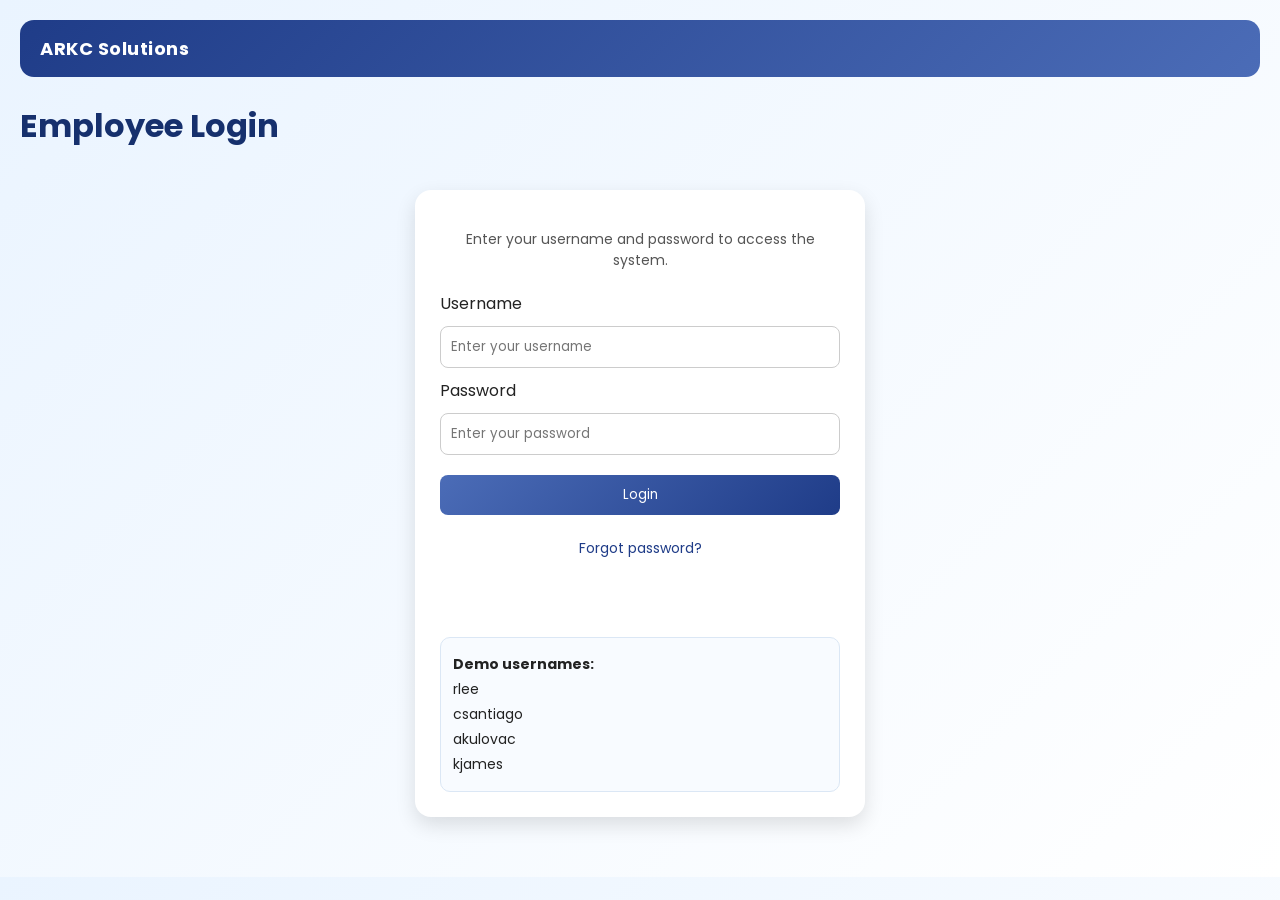
<file: index.html>
<!DOCTYPE html>
<html lang="en">
<head>
  <meta charset="UTF-8">
  <title>Login - ARKC Solutions</title>
  <link rel="stylesheet" href="style.css">
</head>
<body>

<div class="topbar">
  <strong class="logo">ARKC Solutions</strong>
</div>

<h1 class="page-title">Employee Login</h1>

<div class="login-box">
  <p class="login-subtext">Enter your username and password to access the system.</p>

  <label for="username">Username</label>
  <input type="text" id="username" placeholder="Enter your username">

  <label for="password">Password</label>
  <input type="password" id="password" placeholder="Enter your password">

  <button onclick="login()">Login</button>

  <p class="forgot-link">
    <a href="#" onclick="forgotPassword(); return false;">Forgot password?</a>
  </p>

  <p id="error" style="color:red; margin-top:10px;"></p>

  <div class="login-help">
    <p><strong>Demo usernames:</strong></p>
    <p>rlee</p>
    <p>csantiago</p>
    <p>akulovac</p>
    <p>kjames</p>
  </div>
</div>

<script>
function login() {
  const username = document.getElementById("username").value.trim().toLowerCase();
  const password = document.getElementById("password").value.trim();

  const validUsers = ["rlee", "csantiago", "akulovac", "kjames"];

  if (validUsers.includes(username) && password !== "") {
    localStorage.setItem("loggedInUser", username);
    window.location.href = "dashboard.html";
  } else {
    document.getElementById("error").textContent = "Enter a valid username and password.";
  }
}

function forgotPassword() {
  alert("Password reset link sent to your account.");
}
</script>

</body>
</html>
</file>
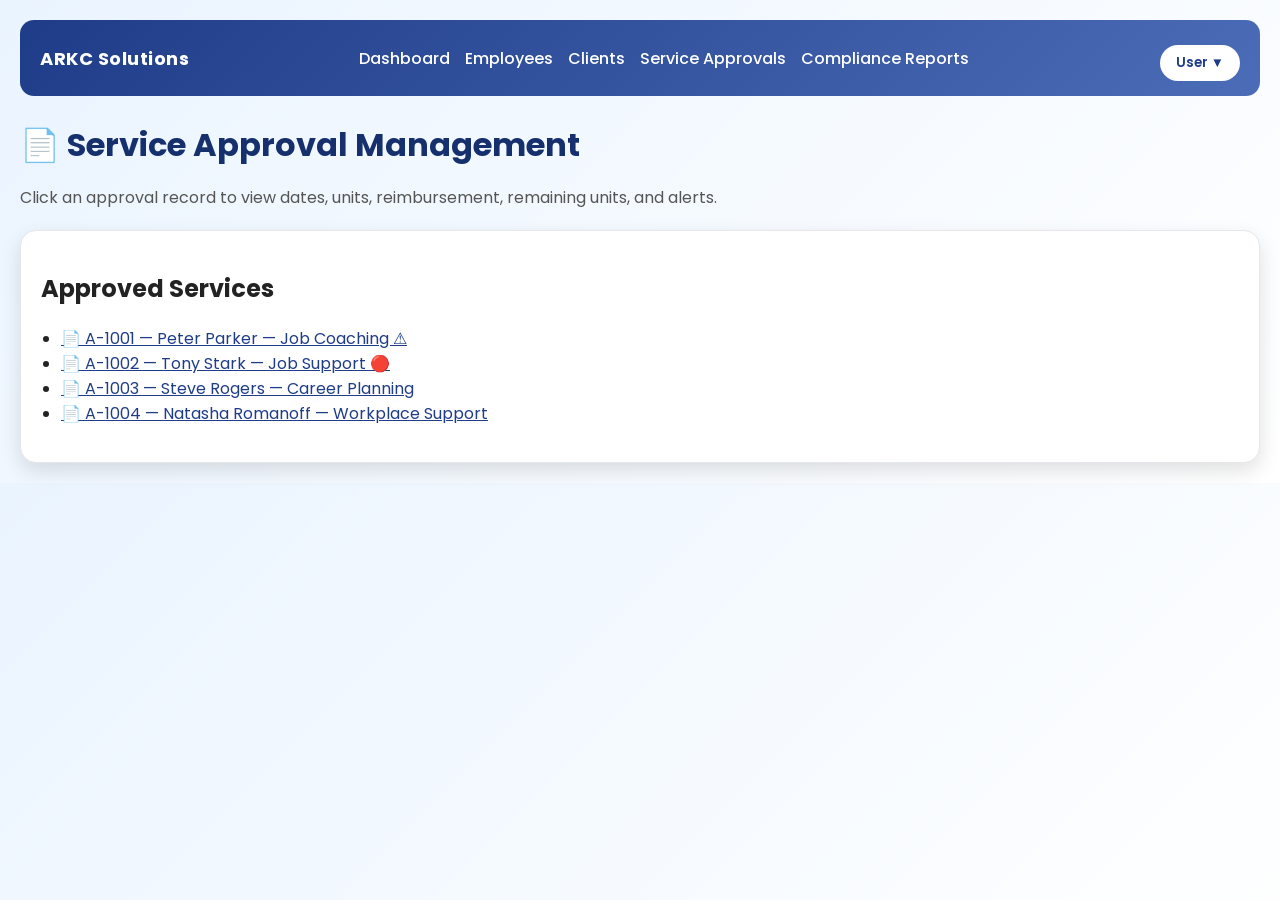
<file: authorizations.html>
<!DOCTYPE html>
<html lang="en">
<head>
  <meta charset="UTF-8">
  <title>Service Approvals - ARKC Solutions</title>
  <link rel="stylesheet" href="style.css">
</head>
<body>

<div class="topbar">
  <strong class="logo">ARKC Solutions</strong>

  <div class="topnav">
    <a href="dashboard.html">Dashboard</a>
    <a href="employees.html">Employees</a>
    <a href="clients.html">Clients</a>
    <a href="authorizations.html">Service Approvals</a>
    <a href="reports.html">Compliance Reports</a>
  </div>

  <div class="user-menu">
    <div class="dropdown">
      <button class="user-button" onclick="toggleDropdown()">
        <span id="userButtonName">User</span> ▼
      </button>

      <div id="dropdownMenu" class="dropdown-content">
        <a href="employees.html">Profile</a>
        <a href="#">Settings</a>
        <a href="#" onclick="logout()">Logout</a>
      </div>
    </div>
  </div>
</div>

<h1 class="page-title">📄 Service Approval Management</h1>
<p class="subtitle">Click an approval record to view dates, units, reimbursement, remaining units, and alerts.</p>

<div class="full-width">
  <h2>Approved Services</h2>
  <ul>
    <li><a href="#" onclick="showAuth('a1'); return false;">📄 A-1001 — Peter Parker — Job Coaching ⚠</a></li>
    <li><a href="#" onclick="showAuth('a2'); return false;">📄 A-1002 — Tony Stark — Job Support 🔴</a></li>
    <li><a href="#" onclick="showAuth('a3'); return false;">📄 A-1003 — Steve Rogers — Career Planning</a></li>
    <li><a href="#" onclick="showAuth('a4'); return false;">📄 A-1004 — Natasha Romanoff — Workplace Support</a></li>
  </ul>
</div>

<div id="authDetails" class="full-width" style="display:none;">
  <h2>Approval Details</h2>
  <p><strong>Approval ID:</strong> <span id="authId"></span></p>
  <p><strong>Client:</strong> <span id="authClient"></span></p>
  <p><strong>Service:</strong> <span id="authService"></span></p>
  <p><strong>Status:</strong> <span id="authStatus"></span></p>
  <p><strong>Start Date:</strong> <span id="authStart"></span></p>
  <p><strong>End Date:</strong> <span id="authEnd"></span></p>
  <p><strong>Authorized Units:</strong> <span id="authUnits"></span></p>
  <p><strong>Remaining Units:</strong> <span id="authRemaining"></span></p>
  <p><strong>Duration:</strong> <span id="authDuration"></span></p>
  <p><strong>Reimbursement Rate:</strong> <span id="authRate"></span></p>
  <p><strong>Alert:</strong> <span id="authAlert"></span></p>
</div>

<script>
function showAuth(auth) {
  const data = {
    a1: {
      id: "A-1001",
      client: "Peter Parker",
      service: "Job Coaching",
      status: "Active",
      start: "02/01/2026",
      end: "04/01/2026",
      units: "20",
      remaining: "6",
      duration: "60 minutes",
      rate: "$25/hr",
      alert: "Needs review soon ⚠"
    },
    a2: {
      id: "A-1002",
      client: "Tony Stark",
      service: "Job Support",
      status: "Near Expiration",
      start: "02/15/2026",
      end: "03/15/2026",
      units: "10",
      remaining: "2",
      duration: "45 minutes",
      rate: "$30/hr",
      alert: "Expiring soon 🔴"
    },
    a3: {
      id: "A-1003",
      client: "Steve Rogers",
      service: "Career Planning",
      status: "Active",
      start: "01/20/2026",
      end: "05/20/2026",
      units: "15",
      remaining: "12",
      duration: "30 minutes",
      rate: "$28/hr",
      alert: "No issues"
    },
    a4: {
      id: "A-1004",
      client: "Natasha Romanoff",
      service: "Workplace Support",
      status: "Active",
      start: "02/20/2026",
      end: "04/20/2026",
      units: "12",
      remaining: "8",
      duration: "50 minutes",
      rate: "$27/hr",
      alert: "No issues"
    }
  };

  document.getElementById("authId").textContent = data[auth].id;
  document.getElementById("authClient").textContent = data[auth].client;
  document.getElementById("authService").textContent = data[auth].service;
  document.getElementById("authStatus").textContent = data[auth].status;
  document.getElementById("authStart").textContent = data[auth].start;
  document.getElementById("authEnd").textContent = data[auth].end;
  document.getElementById("authUnits").textContent = data[auth].units;
  document.getElementById("authRemaining").textContent = data[auth].remaining;
  document.getElementById("authDuration").textContent = data[auth].duration;
  document.getElementById("authRate").textContent = data[auth].rate;
  document.getElementById("authAlert").textContent = data[auth].alert;

  document.getElementById("authDetails").style.display = "block";
}
</script>

</body>
</html>
</file>
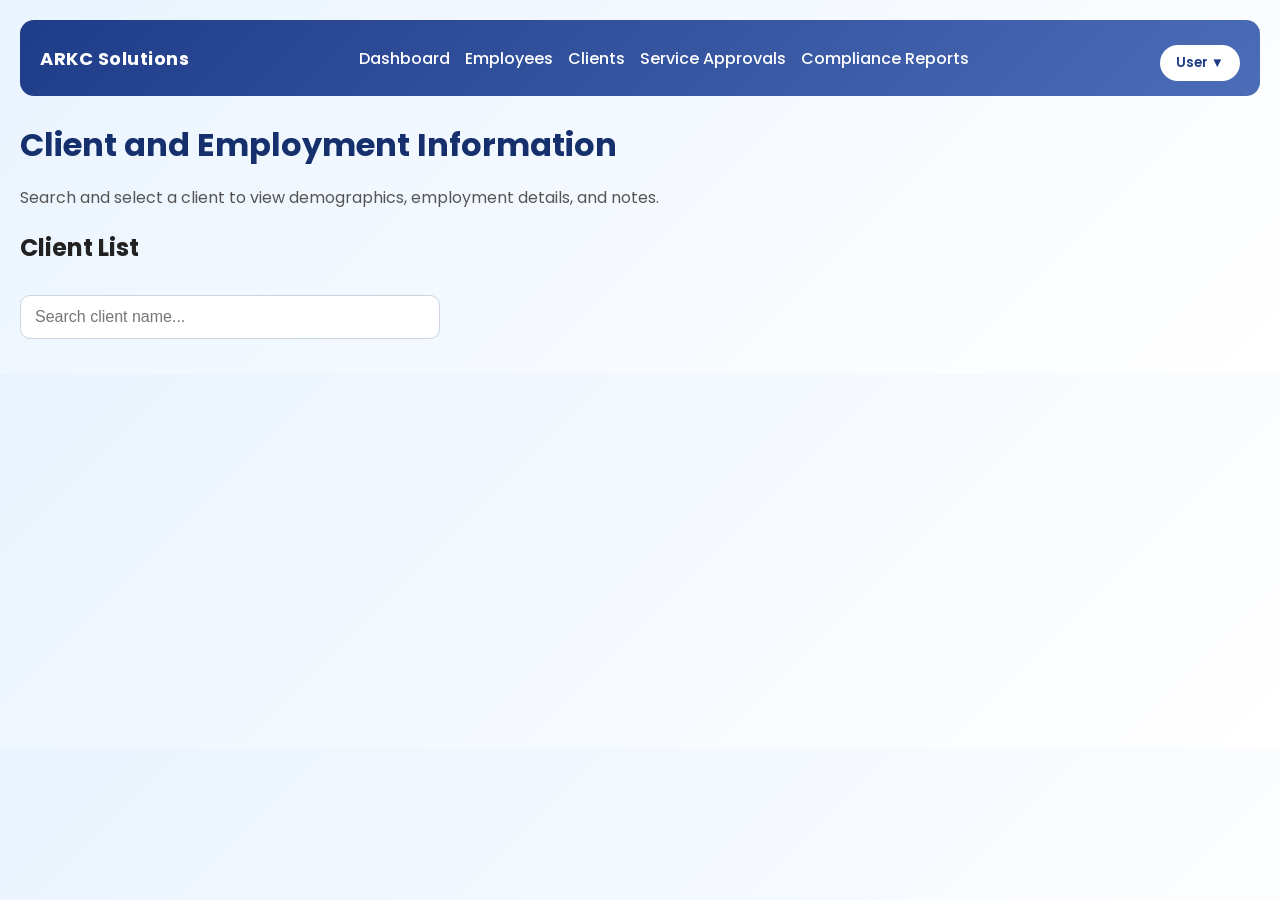
<file: clients.html>
<!DOCTYPE html>
<html lang="en">
<head>
  <meta charset="UTF-8">
  <title>Clients - ARKC Solutions</title>
  <link rel="stylesheet" href="style.css">
</head>
<body>

<div class="topbar">
  <strong class="logo">ARKC Solutions</strong>

  <div class="topnav">
    <a href="dashboard.html">Dashboard</a>
    <a href="employees.html">Employees</a>
    <a href="clients.html">Clients</a>
    <a href="authorizations.html">Service Approvals</a>
    <a href="reports.html">Compliance Reports</a>
  </div>

  <div class="user-menu">
    <div class="dropdown">
      <button class="user-button" onclick="toggleDropdown()">
        <span id="userButtonName">User</span> ▼
      </button>

      <div id="dropdownMenu" class="dropdown-content">
        <a href="employees.html">Profile</a>
        <a href="#">Settings</a>
        <a href="#" onclick="logout()">Logout</a>
      </div>
    </div>
  </div>
</div>

<h1 class="page-title">Client and Employment Information</h1>
<p class="subtitle">Search and select a client to view demographics, employment details, and notes.</p>

<h2>Client List</h2>
<input
  type="text"
  id="clientSearch"
  placeholder="Search client name..."
  onkeyup="filterClients()"
>

<div id="searchResults" class="full-width" style="display:none;">
  <ul id="clientList">
    <li><a href="#" onclick="showClient('peter'); return false;">Peter Parker (C-001)</a></li>
    <li><a href="#" onclick="showClient('tony'); return false;">Tony Stark (C-002)</a></li>
    <li><a href="#" onclick="showClient('steve'); return false;">Steve Rogers (C-003)</a></li>
    <li><a href="#" onclick="showClient('natasha'); return false;">Natasha Romanoff (C-004)</a></li>
  </ul>
</div>

<div class="client-layout" id="profileSection" style="display:none;">

  <div class="client-card">
    <h2>Client Info</h2>
    <p><strong>Name:</strong> <span id="clientName"></span></p>
    <p><strong>Client ID:</strong> <span id="clientId"></span></p>
    <p><strong>Phone:</strong> <span id="clientPhone"></span></p>
    <p><strong>Email:</strong> <span id="clientEmail"></span></p>
  </div>

  <div class="client-card">
    <h2>Employment Info</h2>
    <p><strong>Employer:</strong> <span id="clientEmployer"></span></p>
    <p><strong>Location:</strong> <span id="clientLocation"></span></p>
    <p><strong>Job Title:</strong> <span id="clientJob"></span></p>
    <p><strong>Hire Date:</strong> <span id="clientHire"></span></p>
    <p><strong>Pay Rate:</strong> <span id="clientPay"></span></p>
    <p><strong>Status:</strong> <span id="clientStatus"></span></p>
  </div>

  <div class="client-card">
    <h2>Contact Notes and Service Documentation</h2>
    <p><strong>Date:</strong> <span id="noteDate"></span></p>
    <p><strong>Staff:</strong> <span id="noteStaff"></span></p>
    <p><strong>Summary:</strong> <span id="noteSummary"></span></p>

    <button onclick="checkAI()">Run AI Completeness Check</button>
  </div>

</div>

<script>
const clientData = {
  peter: {
    name: "Peter Parker",
    id: "C-001",
    phone: "(904) 111-1111",
    email: "pparker@gmail.com",
    employer: "Baptist Health",
    location: "Jacksonville, FL",
    job: "Patient Transport",
    hire: "02/10/2026",
    pay: "$18/hr",
    status: "Employed",
    noteDate: "03/01/2026",
    noteStaff: "Roline Lee",
    noteSummary: "Discussed transportation plan, job expectations, and next support steps."
  },
  tony: {
    name: "Tony Stark",
    id: "C-002",
    phone: "(904) 222-2222",
    email: "tstark@gmail.com",
    employer: "Memorial Hospital",
    location: "Jacksonville, FL",
    job: "Supply Chain Tech",
    hire: "02/12/2026",
    pay: "$17/hr",
    status: "Employed",
    noteDate: "03/02/2026",
    noteStaff: "Cristina Santiago",
    noteSummary: "Reviewed job placement in tech consulting and scheduling flexibility."
  },
  steve: {
    name: "Steve Rogers",
    id: "C-003",
    phone: "(904) 333-3333",
    email: "srogers@gmail.com",
    employer: "Mayo CLinic",
    location: "Jacksonville, FL",
    job: "Patient Sitter",
    hire: "02/18/2026",
    pay: "$19/hr",
    status: "Employed",
    noteDate: "03/03/2026",
    noteStaff: "Armin Kulovac",
    noteSummary: "Discussed physical job roles and long-term employment goals."
  },
  natasha: {
    name: "Natasha Romanoff",
    id: "C-004",
    phone: "(904) 444-4444",
    email: "nromanoff@gmail.com",
    employer: "UF Health",
    location: "Jacksonville, FL",
    job: "Nurse Assistant",
    hire: "02/20/2026",
    pay: "$20/hr",
    status: "Employed",
    noteDate: "03/04/2026",
    noteStaff: "Kasey James",
    noteSummary: "Follow-up on employer feedback and workplace adjustment support."
  }
};

function showClient(client) {
  document.getElementById("clientName").textContent = clientData[client].name;
  document.getElementById("clientId").textContent = clientData[client].id;
  document.getElementById("clientPhone").textContent = clientData[client].phone;
  document.getElementById("clientEmail").textContent = clientData[client].email;
  document.getElementById("clientEmployer").textContent = clientData[client].employer;
  document.getElementById("clientLocation").textContent = clientData[client].location;
  document.getElementById("clientJob").textContent = clientData[client].job;
  document.getElementById("clientHire").textContent = clientData[client].hire;
  document.getElementById("clientPay").textContent = clientData[client].pay;
  document.getElementById("clientStatus").textContent = clientData[client].status;
  document.getElementById("noteDate").textContent = clientData[client].noteDate;
  document.getElementById("noteStaff").textContent = clientData[client].noteStaff;
  document.getElementById("noteSummary").textContent = clientData[client].noteSummary;

  document.getElementById("profileSection").style.display = "grid";
}

function filterClients() {
  const input = document.getElementById("clientSearch").value.toLowerCase();
  const resultsBox = document.getElementById("searchResults");
  const items = document.getElementById("clientList").getElementsByTagName("li");

  let hasMatch = false;

  for (let i = 0; i < items.length; i++) {
    const text = items[i].textContent.toLowerCase();
    if (text.includes(input) && input !== "") {
      items[i].style.display = "";
      hasMatch = true;
    } else {
      items[i].style.display = "none";
    }
  }

  resultsBox.style.display = hasMatch ? "block" : "none";
}

function checkAI() {
  alert("Missing Required Info:\n- Duration (minutes)\n- Next Steps\n\nSuggestion: Add a short outcome and next appointment.");
}

window.onload = function () {
  const selectedClient = localStorage.getItem("selectedClient");

  if (selectedClient) {
    showClient(selectedClient);
    localStorage.removeItem("selectedClient");
  }
};
</script>

</body>
</html>
</file>
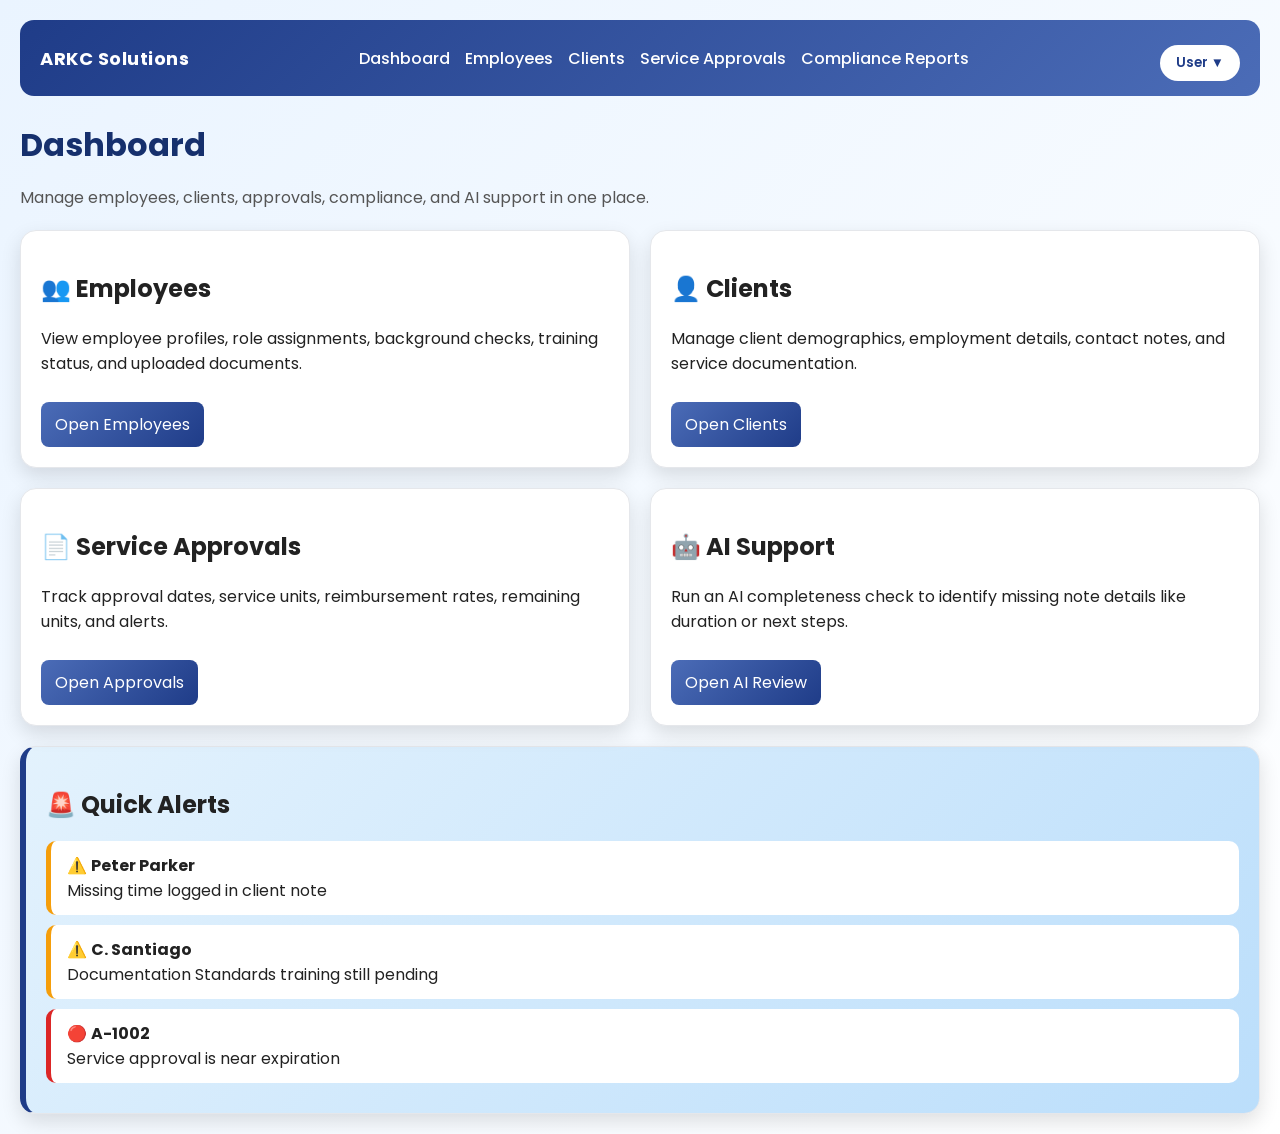
<file: dashboard.html>
<!DOCTYPE html>
<html lang="en">
<head>
  <meta charset="UTF-8">
  <title>Dashboard - ARKC Solutions</title>
  <link rel="stylesheet" href="style.css">
</head>
<body>

<div class="topbar">
  <strong class="logo">ARKC Solutions</strong>

  <div class="topnav">
    <a href="index.html">Dashboard</a>
    <a href="employees.html">Employees</a>
    <a href="clients.html">Clients</a>
    <a href="authorizations.html">Service Approvals</a>
    <a href="reports.html">Compliance Reports</a>
  </div>

  <div class="user-menu">
    <div class="dropdown">
      <button class="user-button" onclick="toggleDropdown()">
        <span id="userButtonName">User</span> ▼
      </button>

      <div id="dropdownMenu" class="dropdown-content">
        <a href="employees.html">Profile</a>
        <a href="#">Settings</a>
        <a href="#" onclick="logout()">Logout</a>
      </div>
    </div>
  </div>
</div>

  <h1 class="page-title">Dashboard</h1>
  <p class="subtitle">Manage employees, clients, approvals, compliance, and AI support in one place.</p>

  <div class="dashboard-grid">
    <div class="card">
      <h2>👥 Employees</h2>
      <p>View employee profiles, role assignments, background checks, training status, and uploaded documents.</p>
      <a class="button-link" href="employees.html">Open Employees</a>
    </div>

    <div class="card">
      <h2>👤 Clients</h2>
      <p>Manage client demographics, employment details, contact notes, and service documentation.</p>
      <a class="button-link" href="clients.html">Open Clients</a>
    </div>

    <div class="card">
      <h2>📄 Service Approvals</h2>
      <p>Track approval dates, service units, reimbursement rates, remaining units, and alerts.</p>
      <a class="button-link" href="authorizations.html">Open Approvals</a>
    </div>

    <div class="card">
      <h2>🤖 AI Support</h2>
      <p>Run an AI completeness check to identify missing note details like duration or next steps.</p>
      <a class="button-link" href="clients.html">Open AI Review</a>
    </div>
  </div>

  <div class="full-width alerts-box">
    <h2>🚨 Quick Alerts</h2>

    <div class="alert-item">
      ⚠️ <strong>Peter Parker</strong><br>
      Missing time logged in client note
    </div>

    <div class="alert-item">
      ⚠️ <strong>C. Santiago</strong><br>
      Documentation Standards training still pending
    </div>

    <div class="alert-item high">
      🔴 <strong>A-1002</strong><br>
      Service approval is near expiration
    </div>
  </div>

</body>
</html>
</file>
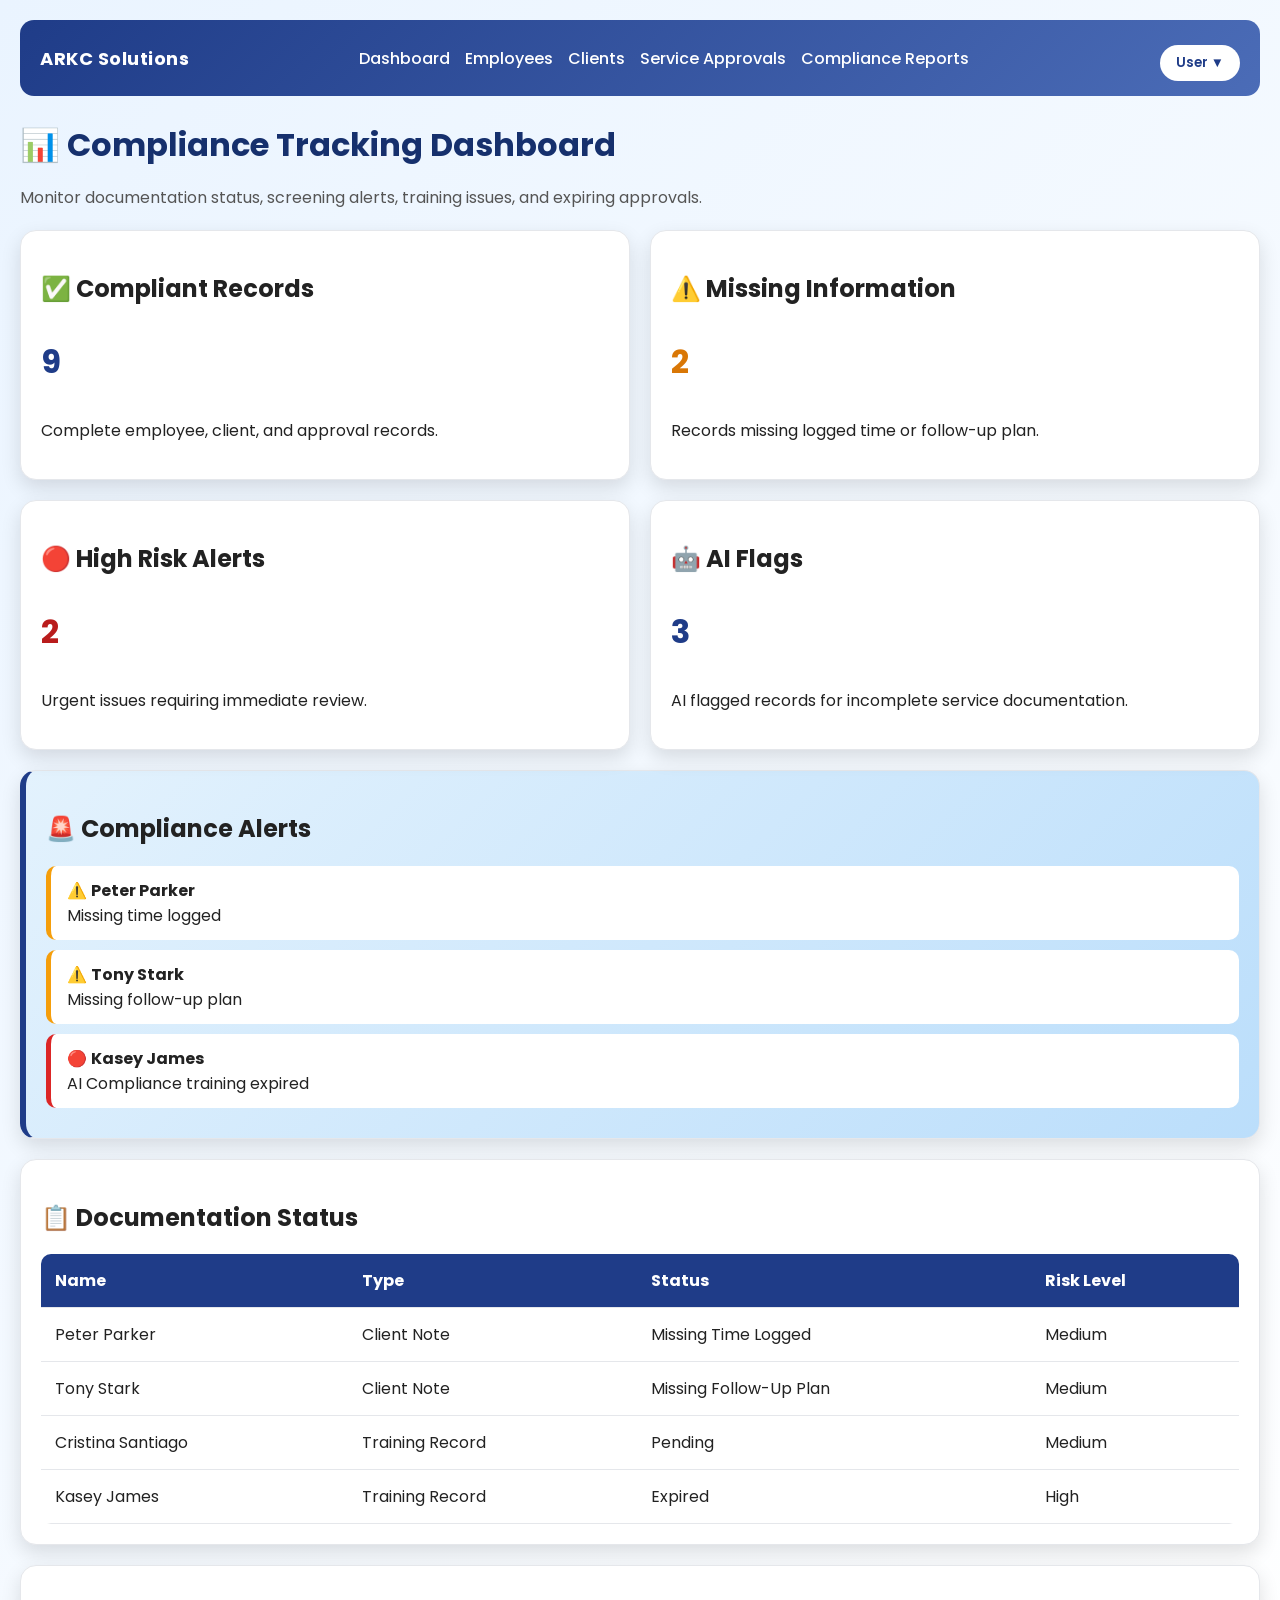
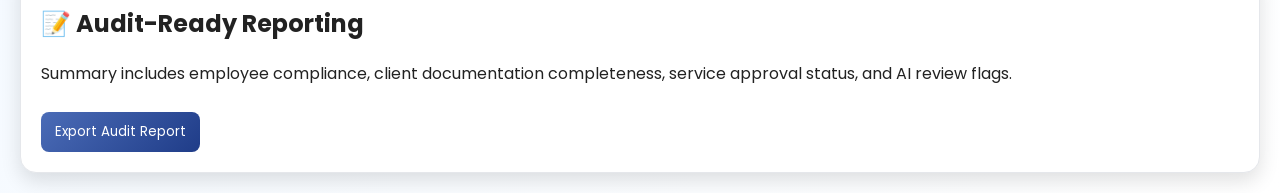
<file: reports.html>
<!DOCTYPE html>
<html lang="en">
<head>
  <meta charset="UTF-8">
  <title>Compliance Reports - ARKC Solutions</title>
  <link rel="stylesheet" href="style.css">
</head>
<body>

<div class="topbar">
  <strong class="logo">ARKC Solutions</strong>

  <div class="topnav">
    <a href="index.html">Dashboard</a>
    <a href="employees.html">Employees</a>
    <a href="clients.html">Clients</a>
    <a href="authorizations.html">Service Approvals</a>
    <a href="reports.html">Compliance Reports</a>
  </div>

  <div class="user-menu">
    <div class="dropdown">
      <button class="user-button" onclick="toggleDropdown()">
        <span id="userButtonName">User</span> ▼
      </button>

      <div id="dropdownMenu" class="dropdown-content">
        <a href="employees.html">Profile</a>
        <a href="#">Settings</a>
        <a href="#" onclick="logout()">Logout</a>
      </div>
    </div>
  </div>
</div>

<h1 class="page-title">📊 Compliance Tracking Dashboard</h1>
<p class="subtitle">Monitor documentation status, screening alerts, training issues, and expiring approvals.</p>

<div class="dashboard-grid">
  <div class="card">
    <h2>✅ Compliant Records</h2>
    <p class="metric">9</p>
    <p>Complete employee, client, and approval records.</p>
  </div>

  <div class="card">
    <h2>⚠️ Missing Information</h2>
    <p class="metric warning">2</p>
    <p>Records missing logged time or follow-up plan.</p>
  </div>

  <div class="card">
    <h2>🔴 High Risk Alerts</h2>
    <p class="metric danger">2</p>
    <p>Urgent issues requiring immediate review.</p>
  </div>

  <div class="card">
    <h2>🤖 AI Flags</h2>
    <p class="metric">3</p>
    <p>AI flagged records for incomplete service documentation.</p>
  </div>
</div>

<div class="full-width alerts-box">
  <h2>🚨 Compliance Alerts</h2>

  <div class="alert-item">
    ⚠️ <strong>Peter Parker</strong><br>
    Missing time logged
  </div>

  <div class="alert-item">
    ⚠️ <strong>Tony Stark</strong><br>
    Missing follow-up plan
  </div>

  <div class="alert-item high">
    🔴 <strong>Kasey James</strong><br>
    AI Compliance training expired
  </div>

</div>

<div class="full-width">
  <h2>📋 Documentation Status</h2>
  <table class="compliance-table">
    <thead>
      <tr>
        <th>Name</th>
        <th>Type</th>
        <th>Status</th>
        <th>Risk Level</th>
      </tr>
    </thead>
    <tbody>
      <tr>
        <td>Peter Parker</td>
        <td>Client Note</td>
        <td>Missing Time Logged</td>
        <td>Medium</td>
      </tr>
      <tr>
        <td>Tony Stark</td>
        <td>Client Note</td>
        <td>Missing Follow-Up Plan</td>
        <td>Medium</td>
      </tr>
      <tr>
        <td>Cristina Santiago</td>
        <td>Training Record</td>
        <td>Pending</td>
        <td>Medium</td>
      </tr>
      <tr>
        <td>Kasey James</td>
        <td>Training Record</td>
        <td>Expired</td>
        <td>High</td>
      </tr>
    </tbody>
  </table>
</div>

<div class="full-width">
  <h2>📝 Audit-Ready Reporting</h2>
  <p>Summary includes employee compliance, client documentation completeness, service approval status, and AI review flags.</p>
  <button onclick="alert('Audit report exported successfully')">Export Audit Report</button>
</div>

</body>
</html>
</file>
<file: style.css>
@import url('https://fonts.googleapis.com/css2?family=Poppins:wght@300;500;700&display=swap');

body {
  font-family: 'Poppins', sans-serif;
  margin: 0;
  padding: 20px;
  background: linear-gradient(135deg, #eaf4ff, #ffffff);
  color: #222;
}

.topbar {
  background: linear-gradient(135deg, #1f3c88, #4b6cb7);
  color: white;
  padding: 15px 20px;
  border-radius: 14px;
  margin-bottom: 25px;
  display: flex;
  justify-content: space-between;
  align-items: center;
  gap: 20px;
}

.logo {
  font-weight: 700;
  font-size: 18px;
  letter-spacing: 0.5px;
}

.topnav {
  display: flex;
  flex-wrap: wrap;
  gap: 15px;
}

.topnav a {
  color: white;
  text-decoration: none;
  font-weight: 500;
}

.topnav a:hover {
  text-decoration: underline;
}

.page-title {
  color: #16306d;
  margin-bottom: 6px;
}

.subtitle {
  color: #555;
  margin-bottom: 20px;
}

.box,
.card,
.full-width,
.client-card,
.employee-profile-card,
.employee-mini-card,
.employee-wide-card,
.employee-thin-card {
  background: white;
  padding: 20px;
  border-radius: 16px;
  box-shadow: 0 8px 20px rgba(0, 0, 0, 0.12);
  border: 1px solid #e5e7eb;
}

.full-width {
  margin-top: 20px;
}

.dashboard-grid {
  display: grid;
  grid-template-columns: 1fr 1fr;
  gap: 20px;
  margin-bottom: 20px;
}

.button-link,
button {
  display: inline-block;
  margin-top: 10px;
  background: linear-gradient(135deg, #4b6cb7, #1f3c88);
  color: white;
  border: none;
  padding: 10px 14px;
  border-radius: 8px;
  text-decoration: none;
  cursor: pointer;
  font-family: inherit;
}

.button-link:hover,
button:hover {
  opacity: 0.9;
}

a {
  color: #1f3c88;
}

ul {
  padding-left: 20px;
}

#clientSearch,
#employeeSearch {
  width: 100%;
  max-width: 420px;
  padding: 12px 14px;
  margin: 10px 0 15px 0;
  border: 1px solid #cbd5e1;
  border-radius: 10px;
  font-size: 16px;
  box-sizing: border-box;
}

#clientSearch:focus,
#employeeSearch:focus,
.login-box input:focus {
  outline: none;
  border-color: #1f3c88;
  box-shadow: 0 0 0 3px rgba(31, 60, 136, 0.15);
}

#searchResults,
#employeeResults {
  max-width: 700px;
  margin-top: 10px;
}

#searchResults ul,
#employeeResults ul {
  margin: 0;
}

.alerts-box {
  background: linear-gradient(135deg, #e3f2fd, #bbdefb);
  border-left: 6px solid #1f3c88;
}

.alert-item {
  background: white;
  padding: 12px 16px;
  border-radius: 10px;
  margin-bottom: 10px;
  border-left: 5px solid #f59e0b;
}

.alert-item.high {
  border-left: 5px solid #dc2626;
}

.compliance-table {
  width: 100%;
  border-collapse: collapse;
  margin-top: 10px;
  background: white;
  border-radius: 10px;
  overflow: hidden;
}

.compliance-table th,
.compliance-table td {
  padding: 14px;
  text-align: left;
  border-bottom: 1px solid #e5e7eb;
}

.compliance-table th {
  background: #1f3c88;
  color: white;
}

.compliance-table tr:hover {
  background: #f8fbff;
}

.metric {
  font-size: 32px;
  font-weight: bold;
  color: #1f3c88;
}

.metric.warning {
  color: #d97706;
}

.metric.danger {
  color: #b91c1c;
}

/* LOGIN PAGE */
.login-box {
  max-width: 400px;
  margin: 40px auto;
  background: white;
  padding: 25px;
  border-radius: 16px;
  box-shadow: 0 8px 20px rgba(0,0,0,0.12);
  display: flex;
  flex-direction: column;
  gap: 10px;
}

.login-box input {
  padding: 10px;
  border-radius: 8px;
  border: 1px solid #ccc;
  font-family: inherit;
}

.login-subtext {
  font-size: 14px;
  color: #555;
  margin-bottom: 10px;
  text-align: center;
}

.forgot-link {
  text-align: center;
  margin-top: 10px;
}

.forgot-link a {
  font-size: 14px;
  color: #1f3c88;
  text-decoration: none;
}

.forgot-link a:hover {
  text-decoration: underline;
}

.login-help {
  margin-top: 15px;
  padding: 12px;
  background: #f8fbff;
  border: 1px solid #dbe7f5;
  border-radius: 10px;
  font-size: 14px;
}

.login-help p {
  margin: 4px 0;
}

/* USER BUTTON */
.user-menu {
  margin-left: 20px;
}

.user-button {
  background: white;
  color: #1f3c88;
  border: none;
  padding: 8px 16px;
  border-radius: 999px;
  font-weight: 600;
  cursor: pointer;
}

.user-button:hover {
  opacity: 0.9;
}

/* EMPLOYEE PAGE LAYOUT */
.employee-layout {
  display: grid;
  grid-template-columns: 1.1fr 1fr 1fr;
  grid-template-areas:
    "profile screening training"
    "profile clients clients"
    "profile documents documents";
  gap: 20px;
  margin-top: 20px;
  align-items: stretch;
}

.employee-profile-card {
  grid-area: profile;
}

.employee-screening-card {
  grid-area: screening;
}

.employee-training-card {
  grid-area: training;
}

.employee-wide-card {
  grid-area: clients;
}

.employee-thin-card {
  grid-area: documents;
  padding: 16px 20px;
}

.upload-row {
  display: flex;
  gap: 12px;
  align-items: center;
  flex-wrap: wrap;
}

/* CLIENT PAGE LAYOUT */
.client-layout {
  display: grid;
  grid-template-columns: 1fr 1fr 1fr;
  gap: 20px;
  margin-top: 20px;
  align-items: stretch;
}

.client-card {
  min-height: 280px;
}

.client-card h2,
.employee-profile-card h2,
.employee-mini-card h2,
.employee-wide-card h2,
.employee-thin-card h2 {
  margin-top: 0;
  margin-bottom: 18px;
}

.client-card p,
.employee-profile-card p,
.employee-mini-card p {
  margin-bottom: 14px;
}

/* RESPONSIVE */
@media (max-width: 1100px) {
  .employee-layout,
  .client-layout,
  .dashboard-grid {
    grid-template-columns: 1fr;
  }

  .employee-layout {
    grid-template-areas:
      "profile"
      "screening"
      "training"
      "clients"
      "documents";
  }

  .topbar {
    flex-direction: column;
    align-items: flex-start;
  }

  .topnav {
    width: 100%;
  }
}
/* PROFILE DROPDOWN */

.dropdown {
  position: relative;
}

.dropdown-content {
  display: none;
  position: absolute;
  right: 0;
  background: white;
  min-width: 160px;
  border-radius: 10px;
  box-shadow: 0 8px 20px rgba(0,0,0,0.15);
  overflow: hidden;
  z-index: 1000;
}

.dropdown-content a {
  display: block;
  padding: 10px 15px;
  color: #1f3c88;
  text-decoration: none;
  font-weight: 500;
}

.dropdown-content a:hover {
  background: #f0f4ff;
}
</file>
